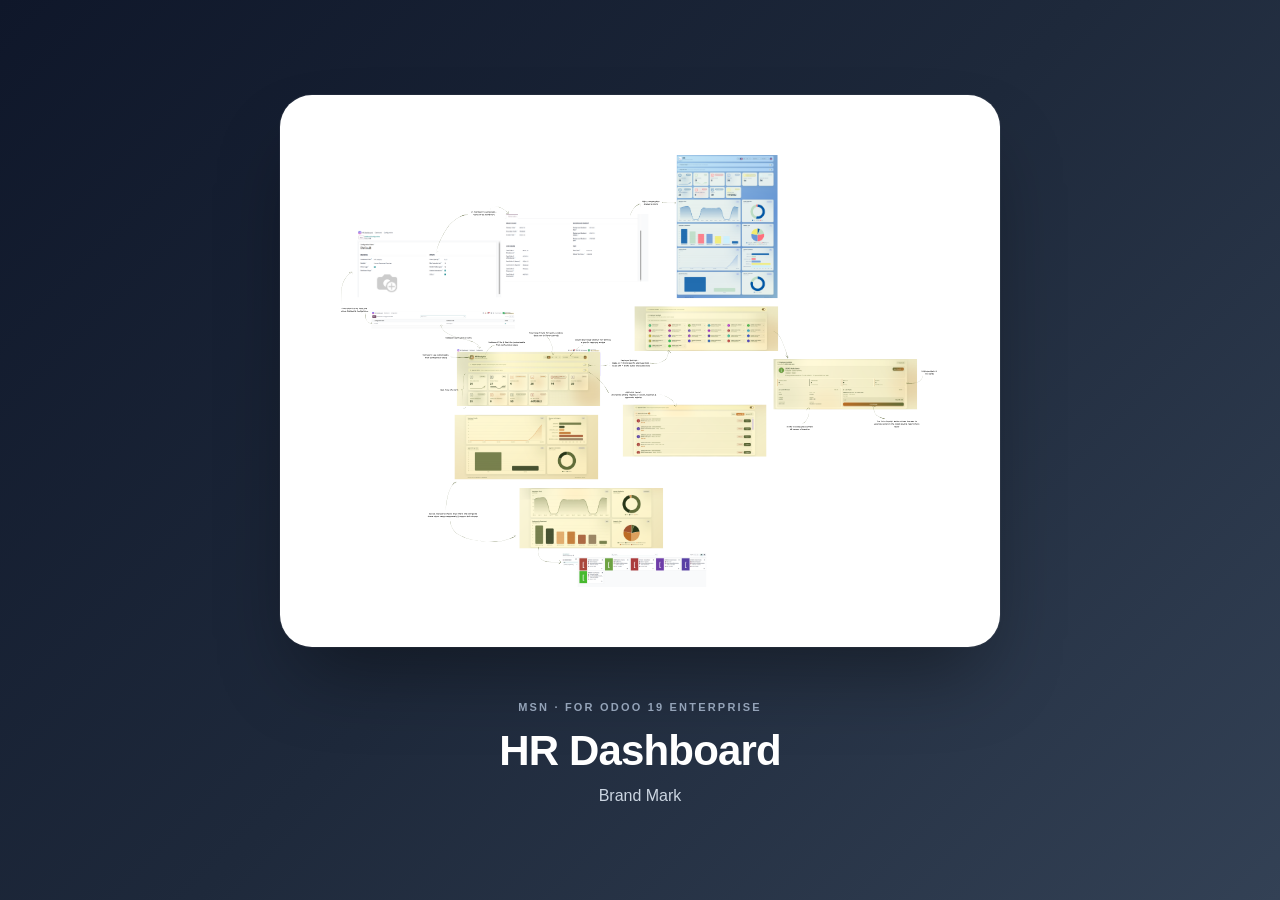
<file: msn_hr_dashboard/static/description/brand.html>
<!DOCTYPE html>
<html lang="en">
<head>
<meta charset="utf-8"/>
<title>MSN HR Dashboard — Brand Mark</title>
</head>
<body style="margin:0; padding:0; min-height:100vh; display:flex; align-items:center; justify-content:center; background:linear-gradient(135deg,#0F172A 0%,#1E293B 50%,#334155 100%); font-family:-apple-system,'Segoe UI',Roboto,Helvetica,Arial,sans-serif;">

    <div style="text-align:center; padding:40px; max-width:900px;">

        <!-- The brand mark, on a clean white card -->
        <div style="background:#ffffff; border-radius:32px; padding:60px; box-shadow:0 40px 80px -20px rgba(0,0,0,0.4), 0 0 0 1px rgba(255,255,255,0.05); display:inline-block;">
            <img src="HR_DASHBOARD.svg"
                 alt="MSN HR Dashboard logo"
                 style="display:block; max-width:600px; width:100%; height:auto;"/>
        </div>

        <!-- Caption beneath -->
        <div style="margin-top:50px; color:#fff;">
            <div style="font-size:11px; font-weight:700; letter-spacing:0.2em; text-transform:uppercase; color:#94a3b8; margin-bottom:14px;">
                MSN · For Odoo 19 Enterprise
            </div>
            <h1 style="margin:0 0 12px; font-size:42px; font-weight:800; letter-spacing:-0.02em; color:#fff;">
                HR Dashboard
            </h1>
            <p style="margin:0; color:#cbd5e1; font-size:16px;">
                Brand Mark
            </p>
        </div>

    </div>

</body>
</html>
</file>
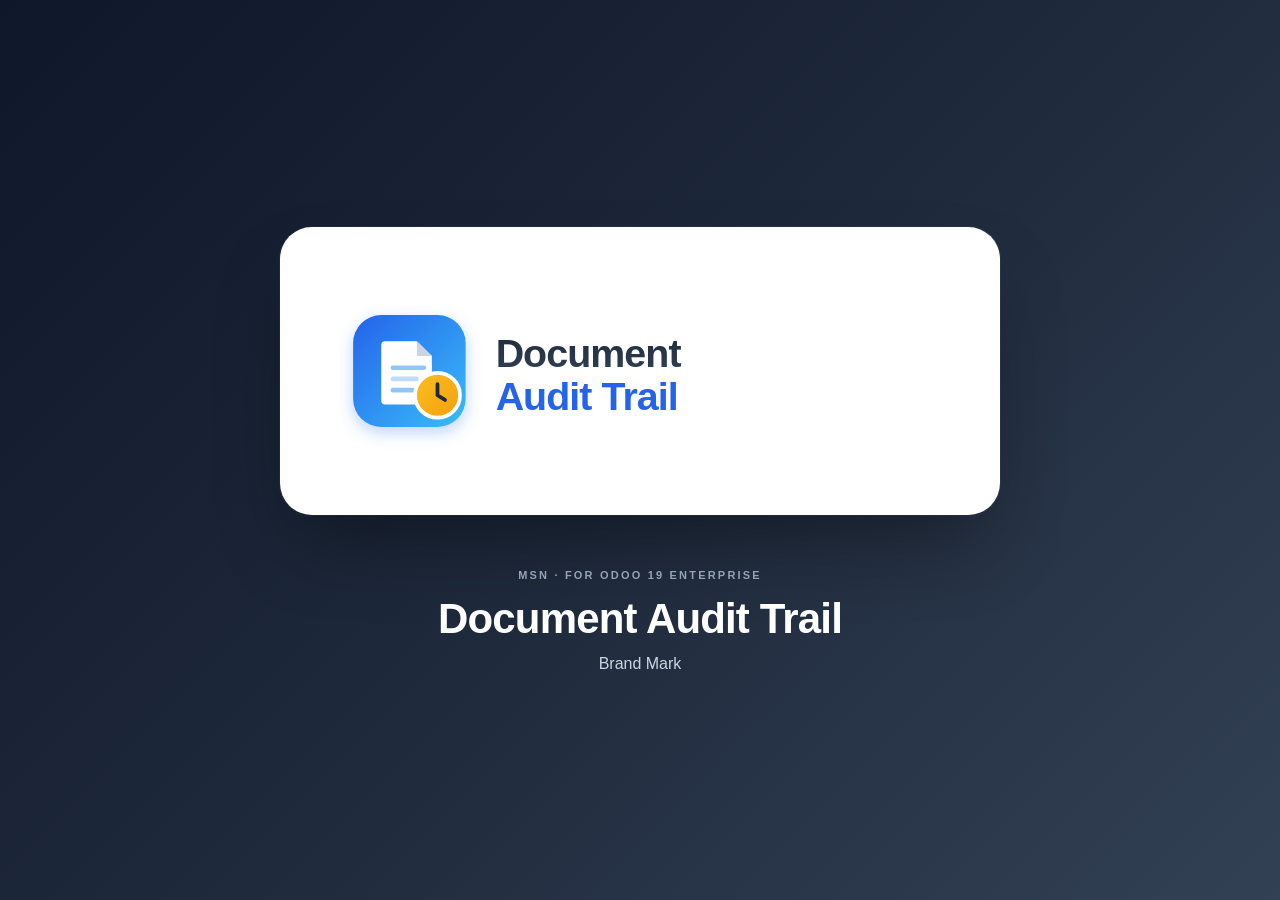
<file: odoo_document_audit_trail/static/description/brand.html>
<!DOCTYPE html>
<html lang="en">
<head>
<meta charset="utf-8"/>
<title>Document Audit Trail — Brand Mark</title>
</head>
<body style="margin:0; padding:0; min-height:100vh; display:flex; align-items:center; justify-content:center; background:linear-gradient(135deg,#0F172A 0%,#1E293B 50%,#334155 100%); font-family:-apple-system,'Segoe UI',Roboto,Helvetica,Arial,sans-serif;">

    <div style="text-align:center; padding:40px; max-width:900px;">

        <!-- The brand mark, on a clean white card -->
        <div style="background:#ffffff; border-radius:32px; padding:60px; box-shadow:0 40px 80px -20px rgba(0,0,0,0.4), 0 0 0 1px rgba(255,255,255,0.05); display:inline-block;">
            <img src="brand_mark.svg"
                 alt="Document Audit Trail logo"
                 style="display:block; max-width:600px; width:100%; height:auto;"/>
        </div>

        <!-- Caption beneath -->
        <div style="margin-top:50px; color:#fff;">
            <div style="font-size:11px; font-weight:700; letter-spacing:0.2em; text-transform:uppercase; color:#94a3b8; margin-bottom:14px;">
                MSN · For Odoo 19 Enterprise
            </div>
            <h1 style="margin:0 0 12px; font-size:42px; font-weight:800; letter-spacing:-0.02em; color:#fff;">
                Document Audit Trail
            </h1>
            <p style="margin:0; color:#cbd5e1; font-size:16px;">
                Brand Mark
            </p>
        </div>

    </div>

</body>
</html>
</file>
